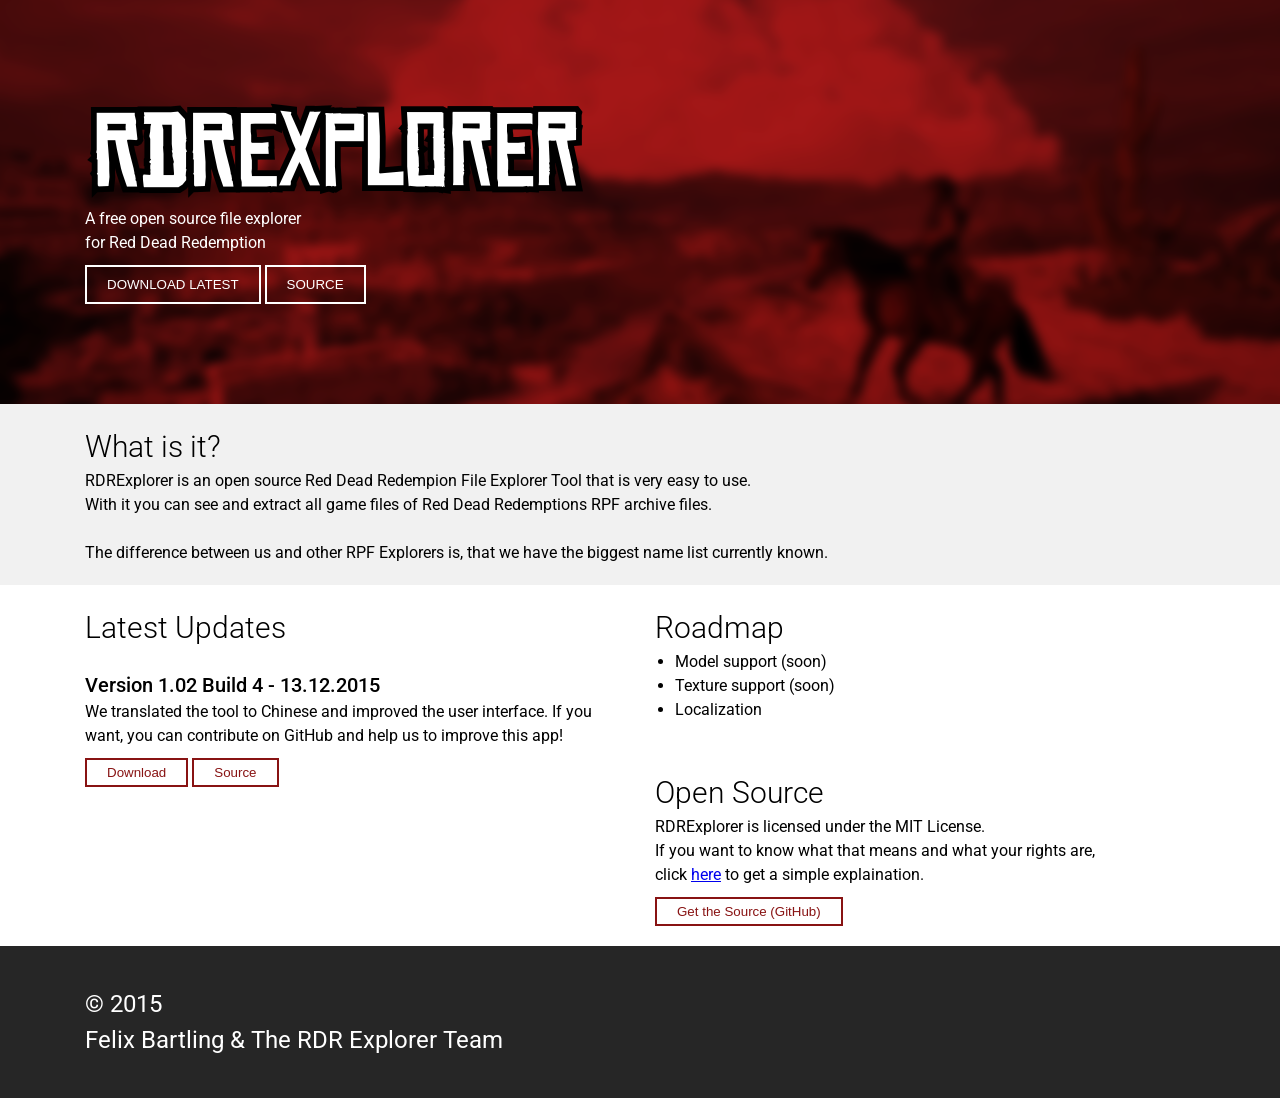
<file: index.htm>
<!DOCTYPE html>
    <html>
        <head>
            <title>RDRExplorer ~ Red Dead Redemption File Explorer Tool</title>
            
            <link rel="stylesheet" href="assets/css/reset.css" />
            <link rel="stylesheet" href="assets/css/grid.css" />
            <link rel="stylesheet" href="assets/css/style.css" />
        </head>
        <body>
            <header>
                <div class="container">
                    <div class="col-md-12">
                        <img src="assets/img/logo_fullwhite_2x.png" alt="RDRExplorer" />
                        <p>A free open source file explorer<br />for Red Dead Redemption</p>
                        <a href="https://github.com/reditec/RDR-Explorer/releases" target="_blank"><button>DOWNLOAD LATEST</button></a>
                        <a href="https://github.com/reditec/RDR-Explorer" target="_blank"><button>SOURCE</button></a>
                    </div>
                </div>
            </header>
            
            <section data-section="help">
                <div class="container">
                    <div class="col-md-12">
                        <h1 class="header">What is it?</h1>
                        <p>
                            RDRExplorer is an open source Red Dead Redempion File Explorer Tool that is very easy to use.<br />
                            With it you can see and extract all game files of Red Dead Redemptions RPF archive files.<br /><br />
                            The difference between us and other RPF Explorers is, that we have the biggest name list currently known.
                        </p>
                    </div>
                </div>
            </section>
            
            <section data-section="updates">
                <div class="container">
                    <div class="col-md-6">
                        <h1 class="header">Latest Updates</h1>
                        
                        <div class="update">
                            <h2>Version 1.02 Build 4 - 13.12.2015</h2>
                            <p>
                                We translated the tool to Chinese and improved the user interface. If you want, you can contribute on GitHub and help us to improve this app!
                            </p>
                            <div class="actions">
                                <a href="https://github.com/reditec/RDR-Explorer/releases/tag/v1.02" target="_blank"><button>Download</button></a>
                                <a href="https://github.com/reditec/RDR-Explorer" target="_blank"><button>Source</button></a>
                            </div>
                        </div>
                    </div>
                    <div class="col-md-6">
                        <h1 class="header">Roadmap</h1>
                        <p>
                            <ul>
                                <li>Model support (soon)</li>
                                <li>Texture support (soon)</li>
                                <li>Localization</li>
                            </ul>
                        </p>
                        <br /><br />
                        <h1 class="header">Open Source</h1>
                        <p>
                            RDRExplorer is licensed under the MIT License.<br />
                            If you want to know what that means and what your rights are,<br /> click <a href="https://tldrlegal.com/license/mit-license" target="_blank">here</a> to get a simple explaination.
                        </p>
                        <div class="actions">
                            <a href="https://github.com/reditec/RDR-Explorer" target="_blank"><button>Get the Source (GitHub)</button></a>
                        </div>
                    </div>
                </div>
            </section>
        
            <footer>
                <div class="container">
                    <div class="col-md-12">
                        &copy; 2015<br />
                        Felix Bartling & The RDR Explorer Team
                    </div>
                </div>
            </footer>
        </body>
    </html>
</file>
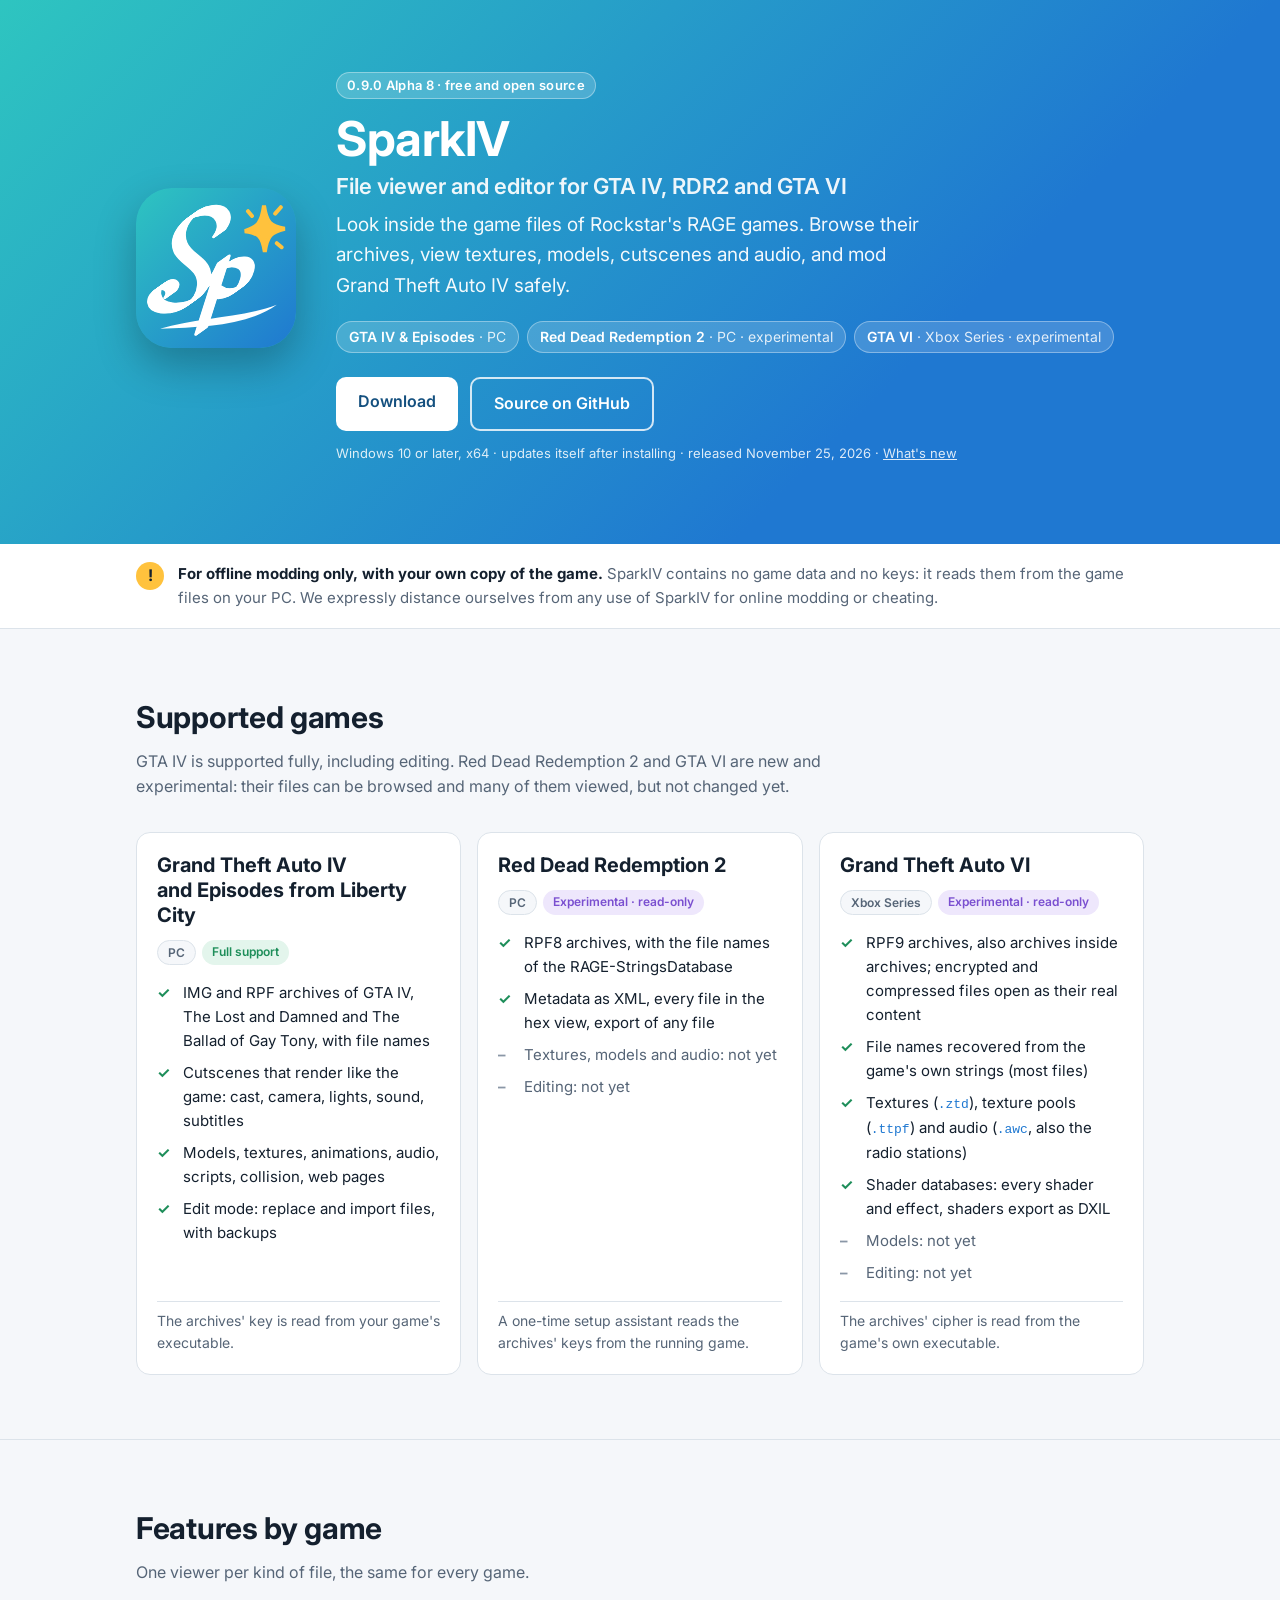
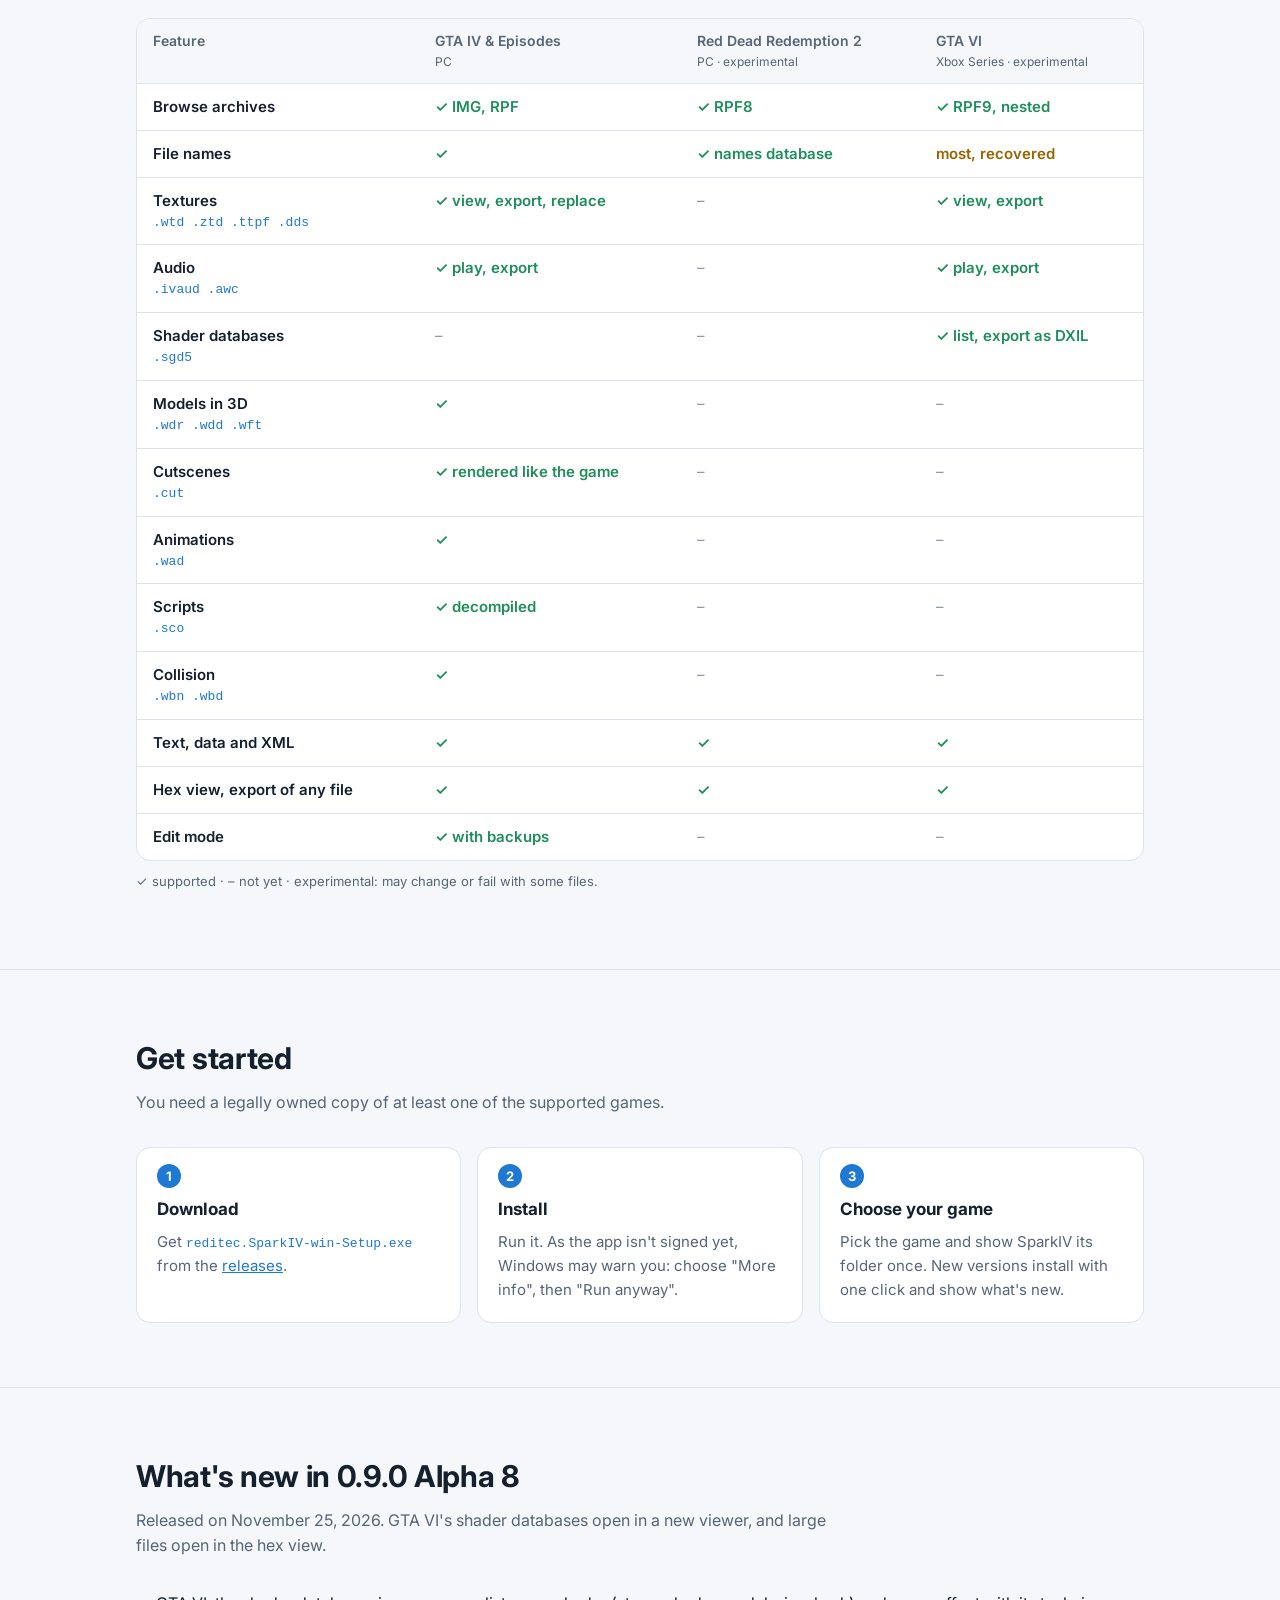
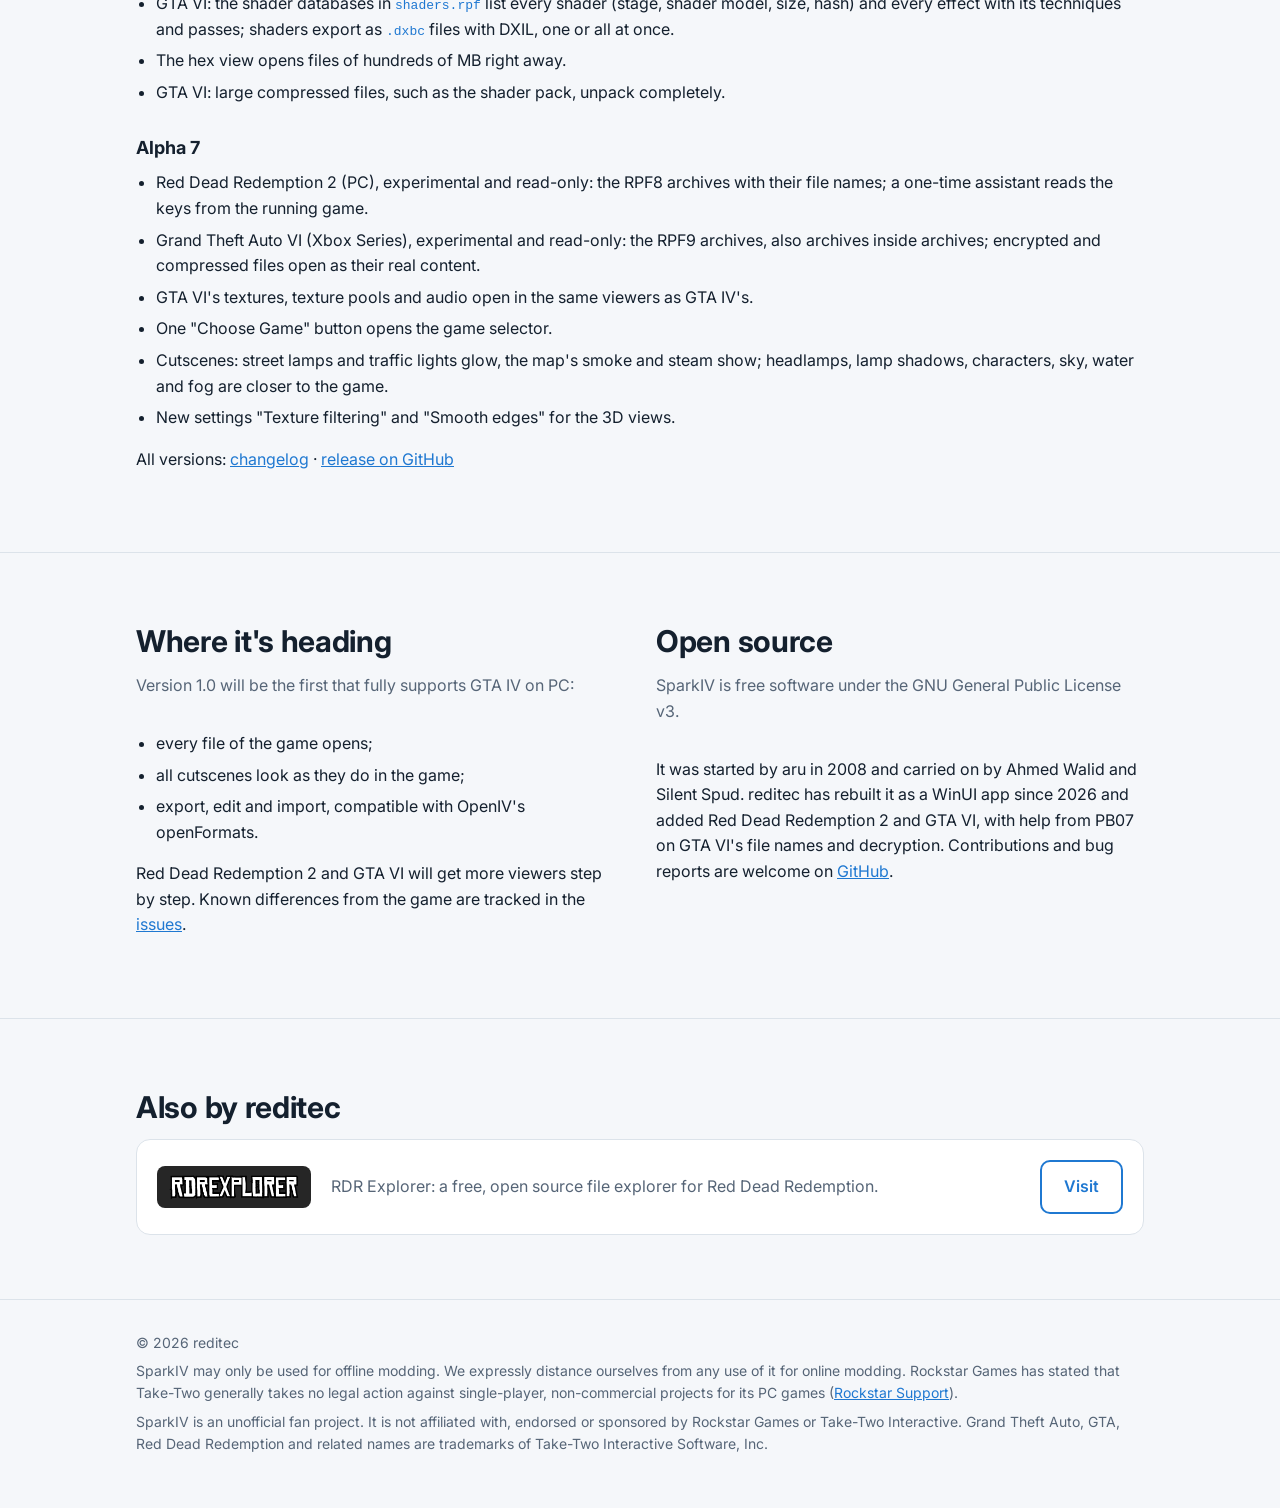
<file: index.html>
<!DOCTYPE html>
<html lang="en">
<head>
  <meta charset="utf-8" />
  <meta name="viewport" content="width=device-width, initial-scale=1" />
  <title>SparkIV: GTA IV, RDR2 &amp; GTA VI File Viewer and Editor</title>
  <meta name="description" content="Free, open source file viewer and editor for GTA IV and Episodes from Liberty City: RPF archives, textures, models, cutscenes, audio. RDR2 and GTA VI experimental." />
  <meta name="robots" content="index, follow, max-image-preview:large" />
  <meta name="author" content="reditec" />
  <meta name="theme-color" content="#1F78D1" />
  <link rel="canonical" href="https://reditec.github.io/" />
  <link rel="sitemap" type="application/xml" href="https://reditec.github.io/sitemap.xml" />
  <meta property="og:type" content="website" />
  <meta property="og:locale" content="en_US" />
  <meta property="og:site_name" content="SparkIV" />
  <meta property="og:url" content="https://reditec.github.io/" />
  <meta property="og:title" content="SparkIV: GTA IV, RDR2 &amp; GTA VI File Viewer and Editor" />
  <meta property="og:description" content="Free, open source file browser, viewer and editor for GTA IV and Episodes from Liberty City (PC), with experimental, read-only support for Red Dead Redemption 2 (PC) and GTA VI (Xbox Series). For offline modding only." />
  <meta property="og:image" content="https://reditec.github.io/assets/img/sparkiv-icon-256.png" />
  <meta property="og:image:width" content="256" />
  <meta property="og:image:height" content="256" />
  <meta property="og:image:alt" content="SparkIV logo" />
  <meta name="twitter:card" content="summary" />
  <meta name="twitter:title" content="SparkIV: GTA IV, RDR2 &amp; GTA VI File Viewer and Editor" />
  <meta name="twitter:description" content="Free, open source file browser, viewer and editor for GTA IV and Episodes (PC), with experimental support for Red Dead Redemption 2 (PC) and GTA VI (Xbox Series). For offline modding only." />
  <meta name="twitter:image" content="https://reditec.github.io/assets/img/sparkiv-icon-256.png" />
  <link rel="icon" href="assets/img/sparkiv-icon.svg" type="image/svg+xml" />
  <link rel="apple-touch-icon" href="assets/img/sparkiv-icon-256.png" />
  <link rel="preconnect" href="https://fonts.googleapis.com" />
  <link rel="preconnect" href="https://fonts.gstatic.com" crossorigin />
  <link href="https://fonts.googleapis.com/css2?family=Inter:wght@400;500;600;700&display=swap" rel="stylesheet" />
  <script type="application/ld+json">
  {
    "@context": "https://schema.org",
    "@type": "SoftwareApplication",
    "name": "SparkIV",
    "alternateName": "SparkIV file viewer",
    "description": "Free, open source file browser, viewer and editor for Grand Theft Auto IV and Episodes from Liberty City (PC), with experimental, read-only support for Red Dead Redemption 2 (PC) and Grand Theft Auto VI (Xbox Series). For offline modding only.",
    "url": "https://reditec.github.io/",
    "image": "https://reditec.github.io/assets/img/sparkiv-icon-256.png",
    "applicationCategory": "UtilitiesApplication",
    "applicationSubCategory": "Game modding tool",
    "operatingSystem": "Windows 10, Windows 11 (x64)",
    "softwareVersion": "0.9.0-alpha.8",
    "datePublished": "2026-11-25",
    "downloadUrl": "https://github.com/reditec/SparkIV/releases/tag/v0.9.0-alpha.8",
    "releaseNotes": "https://github.com/reditec/SparkIV/blob/master/CHANGELOG.md",
    "license": "https://www.gnu.org/licenses/gpl-3.0.html",
    "isAccessibleForFree": true,
    "offers": { "@type": "Offer", "price": "0", "priceCurrency": "USD" },
    "author": { "@type": "Person", "name": "reditec", "url": "https://github.com/reditec" },
    "codeRepository": "https://github.com/reditec/SparkIV",
    "featureList": [
      "GTA IV and Episodes from Liberty City: IMG and RPF archives, textures, models, cutscenes, animations, audio, scripts, collision, edit mode",
      "Red Dead Redemption 2 (PC): RPF8 archives with file names (experimental, read-only)",
      "Grand Theft Auto VI (Xbox Series): RPF9 archives, textures, texture pools, audio and shader databases (experimental, read-only)"
    ],
    "keywords": "GTA IV, GTA 4, Episodes from Liberty City, Red Dead Redemption 2, RDR2, GTA VI, GTA 6, RPF, IMG, WTD, file viewer, modding tool, RAGE"
  }
  </script>
  <style>
    :root {
      --bg: #F5F7FA;
      --surface: #FFFFFF;
      --text: #14202E;
      --muted: #566577;
      --line: #DCE3EA;
      --accent: #1F78D1;
      --accent-2: #2EC5C0;
      --spark: #FFC23D;
      --hero-text: #FFFFFF;
      --ok: #1E8E5A;
      --ok-bg: #E3F5EC;
      --part: #9A6400;
      --part-bg: #FFF2D6;
      --no: #8A97A6;
      --exp: #7A4FD0;
      --exp-bg: #EEE7FC;
    }
    @media (prefers-color-scheme: dark) {
      :root {
        --bg: #0E141C;
        --surface: #16202B;
        --text: #E8EEF4;
        --muted: #9AA9B8;
        --line: #26333F;
        --accent: #5AA8F0;
        --ok: #5FD39A;
        --ok-bg: #143326;
        --part: #F2C063;
        --part-bg: #3A2D12;
        --no: #66768A;
        --exp: #B79BF5;
        --exp-bg: #2A2142;
      }
    }
    * { box-sizing: border-box; }
    html { -webkit-text-size-adjust: 100%; }
    body {
      margin: 0;
      background: var(--bg);
      color: var(--text);
      font: 16px/1.6 "Inter", "Segoe UI", system-ui, sans-serif;
    }
    a { color: var(--accent); }
    .wrap { max-width: 1040px; margin: 0 auto; padding: 0 16px; }

    /* hero */
    .hero {
      background: linear-gradient(135deg, var(--accent-2), #1F78D1 70%);
      color: var(--hero-text);
      padding: 72px 0 80px;
    }
    .hero .wrap { display: flex; align-items: center; gap: 40px; flex-wrap: wrap; }
    .hero img { width: 160px; height: 160px; border-radius: 36px; box-shadow: 0 18px 40px rgba(0, 0, 0, .25); }
    .hero .text { flex: 1 1 420px; }
    .hero h1 { font-size: 48px; line-height: 1.1; margin: 0 0 12px; font-weight: 700; letter-spacing: -.5px; }
    .hero h1 .h1-sub { display: block; font-size: 22px; font-weight: 600; letter-spacing: 0; margin-top: 8px; opacity: .92; }
    .hero p { font-size: 19px; margin: 0 0 20px; max-width: 600px; opacity: .95; }
    .games-line { display: flex; flex-wrap: wrap; gap: 8px; margin: 0 0 24px; padding: 0; list-style: none; }
    .games-line li {
      font-size: 14px; font-weight: 600; padding: 4px 12px; border-radius: 999px;
      background: rgba(255, 255, 255, .16); border: 1px solid rgba(255, 255, 255, .35);
    }
    .games-line li span { font-weight: 400; opacity: .85; }
    .badge {
      display: inline-block; font-size: 13px; font-weight: 600; letter-spacing: .3px;
      background: rgba(255, 255, 255, .18); border: 1px solid rgba(255, 255, 255, .35);
      padding: 2px 10px; border-radius: 999px; margin-bottom: 14px;
    }
    .buttons { display: flex; gap: 12px; flex-wrap: wrap; }
    .btn {
      display: inline-block; padding: 12px 22px; border-radius: 10px; font-weight: 600;
      text-decoration: none; transition: transform .15s ease, background .15s ease;
    }
    .btn:hover { transform: translateY(-1px); }
    .btn-primary { background: #FFFFFF; color: #14507F; }
    .btn-ghost { border: 2px solid rgba(255, 255, 255, .8); color: #FFFFFF; }
    .btn-ghost:hover { background: rgba(255, 255, 255, .12); }
    .hint { font-size: 13px; opacity: .85; margin-top: 12px; }
    .hint a { color: inherit; }

    /* notice */
    .notice { background: var(--surface); border-bottom: 1px solid var(--line); }
    .notice .wrap { display: flex; gap: 14px; align-items: flex-start; padding-top: 18px; padding-bottom: 18px; }
    .notice .icon {
      flex: none; width: 28px; height: 28px; border-radius: 50%; background: var(--spark); color: #14202E;
      font-weight: 700; display: flex; align-items: center; justify-content: center;
    }
    .notice p { margin: 0; font-size: 15px; color: var(--muted); }
    .notice strong { color: var(--text); }

    /* sections */
    section { padding: 64px 0; }
    section + section { border-top: 1px solid var(--line); }
    h2 { font-size: 30px; margin: 0 0 8px; letter-spacing: -.3px; }
    .lead { color: var(--muted); margin: 0 0 32px; max-width: 700px; }
    .grid { display: grid; grid-template-columns: repeat(auto-fit, minmax(290px, 1fr)); gap: 16px; }
    .card {
      background: var(--surface); border: 1px solid var(--line); border-radius: 14px; padding: 20px;
    }
    .card h3 { margin: 0 0 6px; font-size: 17px; }
    .card p { margin: 0; color: var(--muted); font-size: 15px; }
    .ext { font-family: Consolas, "Cascadia Mono", monospace; font-size: 13px; color: var(--accent); }

    /* games */
    .games { display: grid; grid-template-columns: repeat(auto-fit, minmax(300px, 1fr)); gap: 16px; }
    .game { display: flex; flex-direction: column; gap: 12px; }
    .game h3 { font-size: 20px; margin: 0; line-height: 1.25; }
    .game .meta { display: flex; flex-wrap: wrap; gap: 6px; }
    .pill { font-size: 12px; font-weight: 600; padding: 2px 10px; border-radius: 999px; white-space: nowrap; }
    .pill-platform { background: var(--bg); border: 1px solid var(--line); color: var(--muted); }
    .pill-full { background: var(--ok-bg); color: var(--ok); }
    .pill-exp { background: var(--exp-bg); color: var(--exp); }
    .game ul { list-style: none; margin: 0; padding: 0; font-size: 15px; }
    .game li { padding: 4px 0 4px 26px; position: relative; color: var(--text); }
    .game li::before { position: absolute; left: 0; top: 4px; font-weight: 700; }
    .game li.yes::before { content: "\2713"; color: var(--ok); }
    .game li.no { color: var(--muted); }
    .game li.no::before { content: "\2013"; color: var(--no); }
    .game .note { font-size: 14px; color: var(--muted); margin-top: auto; padding-top: 8px; border-top: 1px solid var(--line); }

    /* feature table */
    .table-wrap { overflow-x: auto; border: 1px solid var(--line); border-radius: 14px; background: var(--surface); }
    table { border-collapse: collapse; width: 100%; min-width: 620px; font-size: 15px; }
    th, td { padding: 11px 16px; text-align: left; border-bottom: 1px solid var(--line); vertical-align: top; }
    tr:last-child td { border-bottom: none; }
    thead th { font-size: 14px; color: var(--muted); font-weight: 600; background: var(--bg); }
    thead th small { display: block; font-weight: 400; font-size: 12px; }
    td.f { font-weight: 600; }
    td.f .ext { font-weight: 400; display: block; }
    .y { color: var(--ok); font-weight: 600; }
    .p { color: var(--part); font-weight: 600; }
    .n { color: var(--no); }
    .legend { font-size: 13px; color: var(--muted); margin-top: 10px; }

    .steps { display: grid; grid-template-columns: repeat(auto-fit, minmax(240px, 1fr)); gap: 16px; counter-reset: step; }
    .steps .card { position: relative; padding-top: 48px; }
    .steps .card::before {
      counter-increment: step; content: counter(step);
      position: absolute; top: 16px; left: 20px; width: 24px; height: 24px; border-radius: 50%;
      background: var(--accent); color: #FFFFFF; font-size: 13px; font-weight: 700;
      display: flex; align-items: center; justify-content: center;
    }

    .split { display: grid; grid-template-columns: repeat(auto-fit, minmax(300px, 1fr)); gap: 32px; }
    ul.plain { padding-left: 20px; margin: 0; }
    ul.plain li { margin-bottom: 6px; }
    .other {
      display: flex; gap: 20px; align-items: center; flex-wrap: wrap;
      background: var(--surface); border: 1px solid var(--line); border-radius: 14px; padding: 20px;
    }
    .other img { height: 26px; background: #262626; padding: 8px 12px; border-radius: 8px; box-sizing: content-box; }
    .other p { margin: 0; color: var(--muted); flex: 1 1 260px; }

    footer { padding: 32px 0 48px; color: var(--muted); font-size: 14px; border-top: 1px solid var(--line); }
    footer p { margin: 0 0 6px; }

    @media (max-width: 600px) {
      .hero { padding: 48px 0 56px; }
      .hero h1 { font-size: 36px; }
      .hero h1 .h1-sub { font-size: 18px; }
      .hero p { font-size: 17px; }
      .hero img { width: 112px; height: 112px; border-radius: 26px; }
      section { padding: 48px 0; }
      h2 { font-size: 26px; }
    }
  </style>
</head>
<body>
  <header class="hero">
    <div class="wrap">
      <img src="assets/img/sparkiv-icon.svg" alt="SparkIV logo" />
      <div class="text">
        <span class="badge">0.9.0 Alpha 8 · free and open source</span>
        <h1>SparkIV<span class="h1-sub">File viewer and editor for GTA IV, RDR2 and GTA VI</span></h1>
        <p>Look inside the game files of Rockstar's RAGE games. Browse their archives, view textures, models, cutscenes and audio, and mod Grand Theft Auto IV safely.</p>
        <ul class="games-line" aria-label="Supported games">
          <li>GTA IV &amp; Episodes <span>· PC</span></li>
          <li>Red Dead Redemption 2 <span>· PC · experimental</span></li>
          <li>GTA VI <span>· Xbox Series · experimental</span></li>
        </ul>
        <div class="buttons">
          <a class="btn btn-primary" href="https://github.com/reditec/SparkIV/releases/tag/v0.9.0-alpha.8" target="_blank" rel="noopener">Download</a>
          <a class="btn btn-ghost" href="https://github.com/reditec/SparkIV" target="_blank" rel="noopener">Source on GitHub</a>
        </div>
        <div class="hint">Windows 10 or later, x64 · updates itself after installing · released November 25, 2026 · <a href="#whats-new">What's new</a></div>
      </div>
    </div>
  </header>

  <div class="notice" role="note">
    <div class="wrap">
      <div class="icon" aria-hidden="true">!</div>
      <p><strong>For offline modding only, with your own copy of the game.</strong> SparkIV contains no game data and no keys: it reads them from the game files on your PC. We expressly distance ourselves from any use of SparkIV for online modding or cheating.</p>
    </div>
  </div>

  <main>
    <section id="games">
      <div class="wrap">
        <h2>Supported games</h2>
        <p class="lead">GTA IV is supported fully, including editing. Red Dead Redemption 2 and GTA VI are new and experimental: their files can be browsed and many of them viewed, but not changed yet.</p>
        <div class="games">
          <div class="card game">
            <h3>Grand Theft Auto IV<br />and Episodes from Liberty City</h3>
            <div class="meta"><span class="pill pill-platform">PC</span><span class="pill pill-full">Full support</span></div>
            <ul>
              <li class="yes">IMG and RPF archives of GTA IV, The Lost and Damned and The Ballad of Gay Tony, with file names</li>
              <li class="yes">Cutscenes that render like the game: cast, camera, lights, sound, subtitles</li>
              <li class="yes">Models, textures, animations, audio, scripts, collision, web pages</li>
              <li class="yes">Edit mode: replace and import files, with backups</li>
            </ul>
            <p class="note">The archives' key is read from your game's executable.</p>
          </div>
          <div class="card game">
            <h3>Red Dead Redemption 2</h3>
            <div class="meta"><span class="pill pill-platform">PC</span><span class="pill pill-exp">Experimental · read-only</span></div>
            <ul>
              <li class="yes">RPF8 archives, with the file names of the RAGE-StringsDatabase</li>
              <li class="yes">Metadata as XML, every file in the hex view, export of any file</li>
              <li class="no">Textures, models and audio: not yet</li>
              <li class="no">Editing: not yet</li>
            </ul>
            <p class="note">A one-time setup assistant reads the archives' keys from the running game.</p>
          </div>
          <div class="card game">
            <h3>Grand Theft Auto VI</h3>
            <div class="meta"><span class="pill pill-platform">Xbox Series</span><span class="pill pill-exp">Experimental · read-only</span></div>
            <ul>
              <li class="yes">RPF9 archives, also archives inside archives; encrypted and compressed files open as their real content</li>
              <li class="yes">File names recovered from the game's own strings (most files)</li>
              <li class="yes">Textures (<span class="ext">.ztd</span>), texture pools (<span class="ext">.ttpf</span>) and audio (<span class="ext">.awc</span>, also the radio stations)</li>
              <li class="yes">Shader databases: every shader and effect, shaders export as DXIL</li>
              <li class="no">Models: not yet</li>
              <li class="no">Editing: not yet</li>
            </ul>
            <p class="note">The archives' cipher is read from the game's own executable.</p>
          </div>
        </div>
      </div>
    </section>

    <section id="features">
      <div class="wrap">
        <h2>Features by game</h2>
        <p class="lead">One viewer per kind of file, the same for every game.</p>
        <div class="table-wrap">
          <table>
            <thead>
              <tr>
                <th scope="col">Feature</th>
                <th scope="col">GTA IV &amp; Episodes<small>PC</small></th>
                <th scope="col">Red Dead Redemption 2<small>PC · experimental</small></th>
                <th scope="col">GTA VI<small>Xbox Series · experimental</small></th>
              </tr>
            </thead>
            <tbody>
              <tr><td class="f">Browse archives</td><td class="y">&#10003; IMG, RPF</td><td class="y">&#10003; RPF8</td><td class="y">&#10003; RPF9, nested</td></tr>
              <tr><td class="f">File names</td><td class="y">&#10003;</td><td class="y">&#10003; names database</td><td class="p">most, recovered</td></tr>
              <tr><td class="f">Textures<span class="ext">.wtd .ztd .ttpf .dds</span></td><td class="y">&#10003; view, export, replace</td><td class="n">&ndash;</td><td class="y">&#10003; view, export</td></tr>
              <tr><td class="f">Audio<span class="ext">.ivaud .awc</span></td><td class="y">&#10003; play, export</td><td class="n">&ndash;</td><td class="y">&#10003; play, export</td></tr>
              <tr><td class="f">Shader databases<span class="ext">.sgd5</span></td><td class="n">&ndash;</td><td class="n">&ndash;</td><td class="y">&#10003; list, export as DXIL</td></tr>
              <tr><td class="f">Models in 3D<span class="ext">.wdr .wdd .wft</span></td><td class="y">&#10003;</td><td class="n">&ndash;</td><td class="n">&ndash;</td></tr>
              <tr><td class="f">Cutscenes<span class="ext">.cut</span></td><td class="y">&#10003; rendered like the game</td><td class="n">&ndash;</td><td class="n">&ndash;</td></tr>
              <tr><td class="f">Animations<span class="ext">.wad</span></td><td class="y">&#10003;</td><td class="n">&ndash;</td><td class="n">&ndash;</td></tr>
              <tr><td class="f">Scripts<span class="ext">.sco</span></td><td class="y">&#10003; decompiled</td><td class="n">&ndash;</td><td class="n">&ndash;</td></tr>
              <tr><td class="f">Collision<span class="ext">.wbn .wbd</span></td><td class="y">&#10003;</td><td class="n">&ndash;</td><td class="n">&ndash;</td></tr>
              <tr><td class="f">Text, data and XML</td><td class="y">&#10003;</td><td class="y">&#10003;</td><td class="y">&#10003;</td></tr>
              <tr><td class="f">Hex view, export of any file</td><td class="y">&#10003;</td><td class="y">&#10003;</td><td class="y">&#10003;</td></tr>
              <tr><td class="f">Edit mode</td><td class="y">&#10003; with backups</td><td class="n">&ndash;</td><td class="n">&ndash;</td></tr>
            </tbody>
          </table>
        </div>
        <p class="legend">&#10003; supported · &ndash; not yet · experimental: may change or fail with some files.</p>
      </div>
    </section>

    <section>
      <div class="wrap">
        <h2>Get started</h2>
        <p class="lead">You need a legally owned copy of at least one of the supported games.</p>
        <div class="steps">
          <div class="card"><h3>Download</h3><p>Get <span class="ext">reditec.SparkIV-win-Setup.exe</span> from the <a href="https://github.com/reditec/SparkIV/releases" target="_blank" rel="noopener">releases</a>.</p></div>
          <div class="card"><h3>Install</h3><p>Run it. As the app isn't signed yet, Windows may warn you: choose "More info", then "Run anyway".</p></div>
          <div class="card"><h3>Choose your game</h3><p>Pick the game and show SparkIV its folder once. New versions install with one click and show what's new.</p></div>
        </div>
      </div>
    </section>

    <section id="whats-new">
      <div class="wrap">
        <h2>What's new in 0.9.0 Alpha 8</h2>
        <p class="lead">Released on November 25, 2026. GTA VI's shader databases open in a new viewer, and large files open in the hex view.</p>
        <ul class="plain">
          <li>GTA VI: the shader databases in <span class="ext">shaders.rpf</span> list every shader (stage, shader model, size, hash) and every effect with its techniques and passes; shaders export as <span class="ext">.dxbc</span> files with DXIL, one or all at once.</li>
          <li>The hex view opens files of hundreds of MB right away.</li>
          <li>GTA VI: large compressed files, such as the shader pack, unpack completely.</li>
        </ul>
        <h3 style="margin: 28px 0 8px; font-size: 18px;">Alpha 7</h3>
        <ul class="plain">
          <li>Red Dead Redemption 2 (PC), experimental and read-only: the RPF8 archives with their file names; a one-time assistant reads the keys from the running game.</li>
          <li>Grand Theft Auto VI (Xbox Series), experimental and read-only: the RPF9 archives, also archives inside archives; encrypted and compressed files open as their real content.</li>
          <li>GTA VI's textures, texture pools and audio open in the same viewers as GTA IV's.</li>
          <li>One "Choose Game" button opens the game selector.</li>
          <li>Cutscenes: street lamps and traffic lights glow, the map's smoke and steam show; headlamps, lamp shadows, characters, sky, water and fog are closer to the game.</li>
          <li>New settings "Texture filtering" and "Smooth edges" for the 3D views.</li>
        </ul>
        <p>All versions: <a href="https://github.com/reditec/SparkIV/blob/master/CHANGELOG.md" target="_blank" rel="noopener">changelog</a> · <a href="https://github.com/reditec/SparkIV/releases/tag/v0.9.0-alpha.8" target="_blank" rel="noopener">release on GitHub</a></p>
      </div>
    </section>

    <section>
      <div class="wrap split">
        <div>
          <h2>Where it's heading</h2>
          <p class="lead">Version 1.0 will be the first that fully supports GTA IV on PC:</p>
          <ul class="plain">
            <li>every file of the game opens;</li>
            <li>all cutscenes look as they do in the game;</li>
            <li>export, edit and import, compatible with OpenIV's openFormats.</li>
          </ul>
          <p>Red Dead Redemption 2 and GTA VI will get more viewers step by step. Known differences from the game are tracked in the <a href="https://github.com/reditec/SparkIV/issues" target="_blank" rel="noopener">issues</a>.</p>
        </div>
        <div>
          <h2>Open source</h2>
          <p class="lead">SparkIV is free software under the GNU General Public License v3.</p>
          <p>It was started by aru in 2008 and carried on by Ahmed Walid and Silent Spud. reditec has rebuilt it as a WinUI app since 2026 and added Red Dead Redemption 2 and GTA VI, with help from PB07 on GTA VI's file names and decryption. Contributions and bug reports are welcome on <a href="https://github.com/reditec/SparkIV" target="_blank" rel="noopener">GitHub</a>.</p>
        </div>
      </div>
    </section>

    <section>
      <div class="wrap">
        <h2>Also by reditec</h2>
        <div class="other">
          <img src="assets/img/logo_fullwhite_2x.png" alt="RDR Explorer" />
          <p>RDR Explorer: a free, open source file explorer for Red Dead Redemption.</p>
          <a class="btn" style="border: 2px solid var(--accent); color: var(--accent);" href="rdr-explorer/">Visit</a>
        </div>
      </div>
    </section>
  </main>

  <footer>
    <div class="wrap">
      <p>&copy; 2026 reditec</p>
      <p>SparkIV may only be used for offline modding. We expressly distance ourselves from any use of it for online modding. Rockstar Games has stated that Take-Two generally takes no legal action against single-player, non-commercial projects for its PC games (<a href="https://support.rockstargames.com/articles/5NVOAYjcTomO8v6SX2k76k/pc-single-player-mods" target="_blank" rel="noopener">Rockstar Support</a>).</p>
      <p>SparkIV is an unofficial fan project. It is not affiliated with, endorsed or sponsored by Rockstar Games or Take-Two Interactive. Grand Theft Auto, GTA, Red Dead Redemption and related names are trademarks of Take-Two Interactive Software, Inc.</p>
    </div>
  </footer>
</body>
</html>
</file>
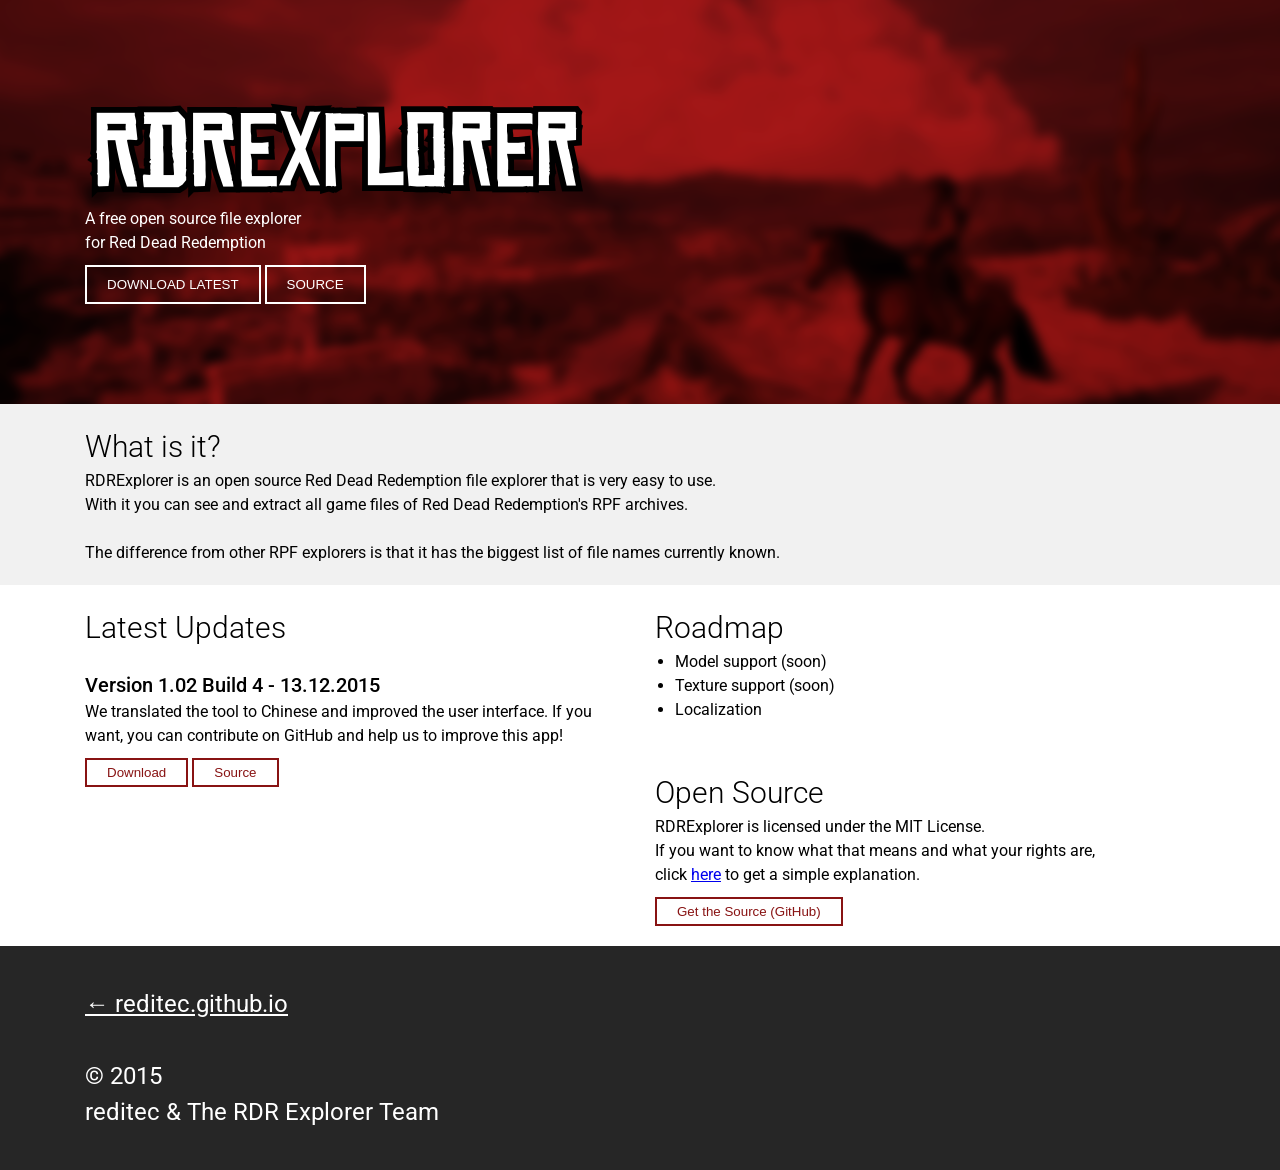
<file: rdr-explorer/index.html>
<!DOCTYPE html>
    <html lang="en">
        <head>
            <meta charset="utf-8" />
            <title>RDR Explorer: Red Dead Redemption RPF File Explorer</title>
            <meta name="description" content="RDR Explorer is a free, open source file explorer for Red Dead Redemption (2010): browse and extract the files of its RPF archives. By reditec, MIT License." />
            <link rel="canonical" href="https://reditec.github.io/rdr-explorer/" />
            <meta property="og:type" content="website" />
            <meta property="og:url" content="https://reditec.github.io/rdr-explorer/" />
            <meta property="og:title" content="RDR Explorer: Red Dead Redemption RPF File Explorer" />
            <meta property="og:description" content="A free, open source file explorer for Red Dead Redemption: browse and extract the files of its RPF archives." />
            <meta property="og:image" content="https://reditec.github.io/assets/img/logo_colored_2x.png" />

            <link rel="stylesheet" href="../assets/css/reset.css" />
            <link rel="stylesheet" href="../assets/css/grid.css" />
            <link rel="stylesheet" href="../assets/css/style.css" />
            <meta name="viewport" content="width=device-width, initial-scale=1" />
        </head>
        <body>
            <header>
                <div class="container">
                    <div class="col-md-12">
                        <img src="../assets/img/logo_fullwhite_2x.png" alt="RDR Explorer logo" />
                        <p>A free open source file explorer<br />for Red Dead Redemption</p>
                        <a href="https://github.com/reditec/RDR-Explorer/releases" target="_blank"><button>DOWNLOAD LATEST</button></a>
                        <a href="https://github.com/reditec/RDR-Explorer" target="_blank"><button>SOURCE</button></a>
                    </div>
                </div>
            </header>
            
            <section data-section="help">
                <div class="container">
                    <div class="col-md-12">
                        <h1 class="header">What is it?</h1>
                        <p>
                            RDRExplorer is an open source Red Dead Redemption file explorer that is very easy to use.<br />
                            With it you can see and extract all game files of Red Dead Redemption's RPF archives.<br /><br />
                            The difference from other RPF explorers is that it has the biggest list of file names currently known.
                        </p>
                    </div>
                </div>
            </section>
            
            <section data-section="updates">
                <div class="container">
                    <div class="col-md-6">
                        <h1 class="header">Latest Updates</h1>
                        
                        <div class="update">
                            <h2>Version 1.02 Build 4 - 13.12.2015</h2>
                            <p>
                                We translated the tool to Chinese and improved the user interface. If you want, you can contribute on GitHub and help us to improve this app!
                            </p>
                            <div class="actions">
                                <a href="https://github.com/reditec/RDR-Explorer/releases/tag/v1.02" target="_blank"><button>Download</button></a>
                                <a href="https://github.com/reditec/RDR-Explorer" target="_blank"><button>Source</button></a>
                            </div>
                        </div>
                    </div>
                    <div class="col-md-6">
                        <h1 class="header">Roadmap</h1>
                        <p>
                            <ul>
                                <li>Model support (soon)</li>
                                <li>Texture support (soon)</li>
                                <li>Localization</li>
                            </ul>
                        </p>
                        <br /><br />
                        <h1 class="header">Open Source</h1>
                        <p>
                            RDRExplorer is licensed under the MIT License.<br />
                            If you want to know what that means and what your rights are,<br /> click <a href="https://tldrlegal.com/license/mit-license" target="_blank">here</a> to get a simple explanation.
                        </p>
                        <div class="actions">
                            <a href="https://github.com/reditec/RDR-Explorer" target="_blank"><button>Get the Source (GitHub)</button></a>
                        </div>
                    </div>
                </div>
            </section>
        
            <footer>
                <div class="container">
                    <div class="col-md-12">
                        <a href="../" style="color:#fff">&larr; reditec.github.io</a><br /><br />
                        &copy; 2015<br />
                        reditec &amp; The RDR Explorer Team
                    </div>
                </div>
            </footer>
        </body>
    </html>
</file>
<file: assets/css/grid.css>
@-ms-viewport {
  width: device-width;
}
.visible-xs,
.visible-sm,
.visible-md,
.visible-lg {
  display: none !important;
}
.visible-xs-block,
.visible-xs-inline,
.visible-xs-inline-block,
.visible-sm-block,
.visible-sm-inline,
.visible-sm-inline-block,
.visible-md-block,
.visible-md-inline,
.visible-md-inline-block,
.visible-lg-block,
.visible-lg-inline,
.visible-lg-inline-block {
  display: none !important;
}
@media (max-width: 767px) {
  .visible-xs {
    display: block !important;
  }
  table.visible-xs {
    display: table;
  }
  tr.visible-xs {
    display: table-row !important;
  }
  th.visible-xs,
  td.visible-xs {
    display: table-cell !important;
  }
}
@media (max-width: 767px) {
  .visible-xs-block {
    display: block !important;
  }
}
@media (max-width: 767px) {
  .visible-xs-inline {
    display: inline !important;
  }
}
@media (max-width: 767px) {
  .visible-xs-inline-block {
    display: inline-block !important;
  }
}
@media (min-width: 768px) and (max-width: 991px) {
  .visible-sm {
    display: block !important;
  }
  table.visible-sm {
    display: table;
  }
  tr.visible-sm {
    display: table-row !important;
  }
  th.visible-sm,
  td.visible-sm {
    display: table-cell !important;
  }
}
@media (min-width: 768px) and (max-width: 991px) {
  .visible-sm-block {
    display: block !important;
  }
}
@media (min-width: 768px) and (max-width: 991px) {
  .visible-sm-inline {
    display: inline !important;
  }
}
@media (min-width: 768px) and (max-width: 991px) {
  .visible-sm-inline-block {
    display: inline-block !important;
  }
}
@media (min-width: 992px) and (max-width: 1199px) {
  .visible-md {
    display: block !important;
  }
  table.visible-md {
    display: table;
  }
  tr.visible-md {
    display: table-row !important;
  }
  th.visible-md,
  td.visible-md {
    display: table-cell !important;
  }
}
@media (min-width: 992px) and (max-width: 1199px) {
  .visible-md-block {
    display: block !important;
  }
}
@media (min-width: 992px) and (max-width: 1199px) {
  .visible-md-inline {
    display: inline !important;
  }
}
@media (min-width: 992px) and (max-width: 1199px) {
  .visible-md-inline-block {
    display: inline-block !important;
  }
}
@media (min-width: 1200px) {
  .visible-lg {
    display: block !important;
  }
  table.visible-lg {
    display: table;
  }
  tr.visible-lg {
    display: table-row !important;
  }
  th.visible-lg,
  td.visible-lg {
    display: table-cell !important;
  }
}
@media (min-width: 1200px) {
  .visible-lg-block {
    display: block !important;
  }
}
@media (min-width: 1200px) {
  .visible-lg-inline {
    display: inline !important;
  }
}
@media (min-width: 1200px) {
  .visible-lg-inline-block {
    display: inline-block !important;
  }
}
@media (max-width: 767px) {
  .hidden-xs {
    display: none !important;
  }
}
@media (min-width: 768px) and (max-width: 991px) {
  .hidden-sm {
    display: none !important;
  }
}
@media (min-width: 992px) and (max-width: 1199px) {
  .hidden-md {
    display: none !important;
  }
}
@media (min-width: 1200px) {
  .hidden-lg {
    display: none !important;
  }
}
.visible-print {
  display: none !important;
}
@media print {
  .visible-print {
    display: block !important;
  }
  table.visible-print {
    display: table;
  }
  tr.visible-print {
    display: table-row !important;
  }
  th.visible-print,
  td.visible-print {
    display: table-cell !important;
  }
}
.visible-print-block {
  display: none !important;
}
@media print {
  .visible-print-block {
    display: block !important;
  }
}
.visible-print-inline {
  display: none !important;
}
@media print {
  .visible-print-inline {
    display: inline !important;
  }
}
.visible-print-inline-block {
  display: none !important;
}
@media print {
  .visible-print-inline-block {
    display: inline-block !important;
  }
}
@media print {
  .hidden-print {
    display: none !important;
  }
}
.container {
  margin-right: auto;
  margin-left: auto;
  padding-left: 15px;
  padding-right: 15px;
}
@media (min-width: 768px) {
  .container {
    width: 750px;
  }
}
@media (min-width: 992px) {
  .container {
    width: 970px;
  }
}
@media (min-width: 1200px) {
  .container {
    width: 1170px;
  }
}
.container-fluid {
  margin-right: auto;
  margin-left: auto;
  padding-left: 15px;
  padding-right: 15px;
}
.row {
  margin-left: -15px;
  margin-right: -15px;
}
.col, .col-xs-1, .col-sm-1, .col-md-1, .col-lg-1, .col-xs-2, .col-sm-2, .col-md-2, .col-lg-2, .col-xs-3, .col-sm-3, .col-md-3, .col-lg-3, .col-xs-4, .col-sm-4, .col-md-4, .col-lg-4, .col-xs-5, .col-sm-5, .col-md-5, .col-lg-5, .col-xs-6, .col-sm-6, .col-md-6, .col-lg-6, .col-xs-7, .col-sm-7, .col-md-7, .col-lg-7, .col-xs-8, .col-sm-8, .col-md-8, .col-lg-8, .col-xs-9, .col-sm-9, .col-md-9, .col-lg-9, .col-xs-10, .col-sm-10, .col-md-10, .col-lg-10, .col-xs-11, .col-sm-11, .col-md-11, .col-lg-11, .col-xs-12, .col-sm-12, .col-md-12, .col-lg-12 {
  position: relative;
  min-height: 1px;
  padding-left: 15px;
  padding-right: 15px;
}
.col, .col-xs-1, .col-xs-2, .col-xs-3, .col-xs-4, .col-xs-5, .col-xs-6, .col-xs-7, .col-xs-8, .col-xs-9, .col-xs-10, .col-xs-11, .col-xs-12 {
  float: left;
}
.col-xs-12 {
  width: 100%;
}
.col-xs-11 {
  width: 91.66666667%;
}
.col-xs-10 {
  width: 83.33333333%;
}
.col-xs-9 {
  width: 75%;
}
.col-xs-8 {
  width: 66.66666667%;
}
.col-xs-7 {
  width: 58.33333333%;
}
.col-xs-6 {
  width: 50%;
}
.col-xs-5 {
  width: 41.66666667%;
}
.col-xs-4 {
  width: 33.33333333%;
}
.col-xs-3 {
  width: 25%;
}
.col-xs-2 {
  width: 16.66666667%;
}
.col-xs-1 {
  width: 8.33333333%;
}
.col-xs-pull-12 {
  right: 100%;
}
.col-xs-pull-11 {
  right: 91.66666667%;
}
.col-xs-pull-10 {
  right: 83.33333333%;
}
.col-xs-pull-9 {
  right: 75%;
}
.col-xs-pull-8 {
  right: 66.66666667%;
}
.col-xs-pull-7 {
  right: 58.33333333%;
}
.col-xs-pull-6 {
  right: 50%;
}
.col-xs-pull-5 {
  right: 41.66666667%;
}
.col-xs-pull-4 {
  right: 33.33333333%;
}
.col-xs-pull-3 {
  right: 25%;
}
.col-xs-pull-2 {
  right: 16.66666667%;
}
.col-xs-pull-1 {
  right: 8.33333333%;
}
.col-xs-pull-0 {
  right: auto;
}
.col-xs-push-12 {
  left: 100%;
}
.col-xs-push-11 {
  left: 91.66666667%;
}
.col-xs-push-10 {
  left: 83.33333333%;
}
.col-xs-push-9 {
  left: 75%;
}
.col-xs-push-8 {
  left: 66.66666667%;
}
.col-xs-push-7 {
  left: 58.33333333%;
}
.col-xs-push-6 {
  left: 50%;
}
.col-xs-push-5 {
  left: 41.66666667%;
}
.col-xs-push-4 {
  left: 33.33333333%;
}
.col-xs-push-3 {
  left: 25%;
}
.col-xs-push-2 {
  left: 16.66666667%;
}
.col-xs-push-1 {
  left: 8.33333333%;
}
.col-xs-push-0 {
  left: auto;
}
.col-xs-offset-12 {
  margin-left: 100%;
}
.col-xs-offset-11 {
  margin-left: 91.66666667%;
}
.col-xs-offset-10 {
  margin-left: 83.33333333%;
}
.col-xs-offset-9 {
  margin-left: 75%;
}
.col-xs-offset-8 {
  margin-left: 66.66666667%;
}
.col-xs-offset-7 {
  margin-left: 58.33333333%;
}
.col-xs-offset-6 {
  margin-left: 50%;
}
.col-xs-offset-5 {
  margin-left: 41.66666667%;
}
.col-xs-offset-4 {
  margin-left: 33.33333333%;
}
.col-xs-offset-3 {
  margin-left: 25%;
}
.col-xs-offset-2 {
  margin-left: 16.66666667%;
}
.col-xs-offset-1 {
  margin-left: 8.33333333%;
}
.col-xs-offset-0 {
  margin-left: 0%;
}
@media (min-width: 768px) {
  .col, .col-sm-1, .col-sm-2, .col-sm-3, .col-sm-4, .col-sm-5, .col-sm-6, .col-sm-7, .col-sm-8, .col-sm-9, .col-sm-10, .col-sm-11, .col-sm-12 {
    float: left;
  }
  .col-sm-12 {
    width: 100%;
  }
  .col-sm-11 {
    width: 91.66666667%;
  }
  .col-sm-10 {
    width: 83.33333333%;
  }
  .col-sm-9 {
    width: 75%;
  }
  .col-sm-8 {
    width: 66.66666667%;
  }
  .col-sm-7 {
    width: 58.33333333%;
  }
  .col-sm-6 {
    width: 50%;
  }
  .col-sm-5 {
    width: 41.66666667%;
  }
  .col-sm-4 {
    width: 33.33333333%;
  }
  .col-sm-3 {
    width: 25%;
  }
  .col-sm-2 {
    width: 16.66666667%;
  }
  .col-sm-1 {
    width: 8.33333333%;
  }
  .col-sm-pull-12 {
    right: 100%;
  }
  .col-sm-pull-11 {
    right: 91.66666667%;
  }
  .col-sm-pull-10 {
    right: 83.33333333%;
  }
  .col-sm-pull-9 {
    right: 75%;
  }
  .col-sm-pull-8 {
    right: 66.66666667%;
  }
  .col-sm-pull-7 {
    right: 58.33333333%;
  }
  .col-sm-pull-6 {
    right: 50%;
  }
  .col-sm-pull-5 {
    right: 41.66666667%;
  }
  .col-sm-pull-4 {
    right: 33.33333333%;
  }
  .col-sm-pull-3 {
    right: 25%;
  }
  .col-sm-pull-2 {
    right: 16.66666667%;
  }
  .col-sm-pull-1 {
    right: 8.33333333%;
  }
  .col-sm-pull-0 {
    right: auto;
  }
  .col-sm-push-12 {
    left: 100%;
  }
  .col-sm-push-11 {
    left: 91.66666667%;
  }
  .col-sm-push-10 {
    left: 83.33333333%;
  }
  .col-sm-push-9 {
    left: 75%;
  }
  .col-sm-push-8 {
    left: 66.66666667%;
  }
  .col-sm-push-7 {
    left: 58.33333333%;
  }
  .col-sm-push-6 {
    left: 50%;
  }
  .col-sm-push-5 {
    left: 41.66666667%;
  }
  .col-sm-push-4 {
    left: 33.33333333%;
  }
  .col-sm-push-3 {
    left: 25%;
  }
  .col-sm-push-2 {
    left: 16.66666667%;
  }
  .col-sm-push-1 {
    left: 8.33333333%;
  }
  .col-sm-push-0 {
    left: auto;
  }
  .col-sm-offset-12 {
    margin-left: 100%;
  }
  .col-sm-offset-11 {
    margin-left: 91.66666667%;
  }
  .col-sm-offset-10 {
    margin-left: 83.33333333%;
  }
  .col-sm-offset-9 {
    margin-left: 75%;
  }
  .col-sm-offset-8 {
    margin-left: 66.66666667%;
  }
  .col-sm-offset-7 {
    margin-left: 58.33333333%;
  }
  .col-sm-offset-6 {
    margin-left: 50%;
  }
  .col-sm-offset-5 {
    margin-left: 41.66666667%;
  }
  .col-sm-offset-4 {
    margin-left: 33.33333333%;
  }
  .col-sm-offset-3 {
    margin-left: 25%;
  }
  .col-sm-offset-2 {
    margin-left: 16.66666667%;
  }
  .col-sm-offset-1 {
    margin-left: 8.33333333%;
  }
  .col-sm-offset-0 {
    margin-left: 0%;
  }
}
@media (min-width: 992px) {
  .col, .col-md-1, .col-md-2, .col-md-3, .col-md-4, .col-md-5, .col-md-6, .col-md-7, .col-md-8, .col-md-9, .col-md-10, .col-md-11, .col-md-12 {
    float: left;
  }
  .col-md-12 {
    width: 100%;
  }
  .col-md-11 {
    width: 91.66666667%;
  }
  .col-md-10 {
    width: 83.33333333%;
  }
  .col-md-9 {
    width: 75%;
  }
  .col-md-8 {
    width: 66.66666667%;
  }
  .col-md-7 {
    width: 58.33333333%;
  }
  .col-md-6 {
    width: 50%;
  }
  .col-md-5 {
    width: 41.66666667%;
  }
  .col-md-4 {
    width: 33.33333333%;
  }
  .col-md-3 {
    width: 25%;
  }
  .col-md-2 {
    width: 16.66666667%;
  }
  .col-md-1 {
    width: 8.33333333%;
  }
  .col-md-pull-12 {
    right: 100%;
  }
  .col-md-pull-11 {
    right: 91.66666667%;
  }
  .col-md-pull-10 {
    right: 83.33333333%;
  }
  .col-md-pull-9 {
    right: 75%;
  }
  .col-md-pull-8 {
    right: 66.66666667%;
  }
  .col-md-pull-7 {
    right: 58.33333333%;
  }
  .col-md-pull-6 {
    right: 50%;
  }
  .col-md-pull-5 {
    right: 41.66666667%;
  }
  .col-md-pull-4 {
    right: 33.33333333%;
  }
  .col-md-pull-3 {
    right: 25%;
  }
  .col-md-pull-2 {
    right: 16.66666667%;
  }
  .col-md-pull-1 {
    right: 8.33333333%;
  }
  .col-md-pull-0 {
    right: auto;
  }
  .col-md-push-12 {
    left: 100%;
  }
  .col-md-push-11 {
    left: 91.66666667%;
  }
  .col-md-push-10 {
    left: 83.33333333%;
  }
  .col-md-push-9 {
    left: 75%;
  }
  .col-md-push-8 {
    left: 66.66666667%;
  }
  .col-md-push-7 {
    left: 58.33333333%;
  }
  .col-md-push-6 {
    left: 50%;
  }
  .col-md-push-5 {
    left: 41.66666667%;
  }
  .col-md-push-4 {
    left: 33.33333333%;
  }
  .col-md-push-3 {
    left: 25%;
  }
  .col-md-push-2 {
    left: 16.66666667%;
  }
  .col-md-push-1 {
    left: 8.33333333%;
  }
  .col-md-push-0 {
    left: auto;
  }
  .col-md-offset-12 {
    margin-left: 100%;
  }
  .col-md-offset-11 {
    margin-left: 91.66666667%;
  }
  .col-md-offset-10 {
    margin-left: 83.33333333%;
  }
  .col-md-offset-9 {
    margin-left: 75%;
  }
  .col-md-offset-8 {
    margin-left: 66.66666667%;
  }
  .col-md-offset-7 {
    margin-left: 58.33333333%;
  }
  .col-md-offset-6 {
    margin-left: 50%;
  }
  .col-md-offset-5 {
    margin-left: 41.66666667%;
  }
  .col-md-offset-4 {
    margin-left: 33.33333333%;
  }
  .col-md-offset-3 {
    margin-left: 25%;
  }
  .col-md-offset-2 {
    margin-left: 16.66666667%;
  }
  .col-md-offset-1 {
    margin-left: 8.33333333%;
  }
  .col-md-offset-0 {
    margin-left: 0%;
  }
}
@media (min-width: 1200px) {
  .col, .col-lg-1, .col-lg-2, .col-lg-3, .col-lg-4, .col-lg-5, .col-lg-6, .col-lg-7, .col-lg-8, .col-lg-9, .col-lg-10, .col-lg-11, .col-lg-12 {
    float: left;
  }
  .col-lg-12 {
    width: 100%;
  }
  .col-lg-11 {
    width: 91.66666667%;
  }
  .col-lg-10 {
    width: 83.33333333%;
  }
  .col-lg-9 {
    width: 75%;
  }
  .col-lg-8 {
    width: 66.66666667%;
  }
  .col-lg-7 {
    width: 58.33333333%;
  }
  .col-lg-6 {
    width: 50%;
  }
  .col-lg-5 {
    width: 41.66666667%;
  }
  .col-lg-4 {
    width: 33.33333333%;
  }
  .col-lg-3 {
    width: 25%;
  }
  .col-lg-2 {
    width: 16.66666667%;
  }
  .col-lg-1 {
    width: 8.33333333%;
  }
  .col-lg-pull-12 {
    right: 100%;
  }
  .col-lg-pull-11 {
    right: 91.66666667%;
  }
  .col-lg-pull-10 {
    right: 83.33333333%;
  }
  .col-lg-pull-9 {
    right: 75%;
  }
  .col-lg-pull-8 {
    right: 66.66666667%;
  }
  .col-lg-pull-7 {
    right: 58.33333333%;
  }
  .col-lg-pull-6 {
    right: 50%;
  }
  .col-lg-pull-5 {
    right: 41.66666667%;
  }
  .col-lg-pull-4 {
    right: 33.33333333%;
  }
  .col-lg-pull-3 {
    right: 25%;
  }
  .col-lg-pull-2 {
    right: 16.66666667%;
  }
  .col-lg-pull-1 {
    right: 8.33333333%;
  }
  .col-lg-pull-0 {
    right: auto;
  }
  .col-lg-push-12 {
    left: 100%;
  }
  .col-lg-push-11 {
    left: 91.66666667%;
  }
  .col-lg-push-10 {
    left: 83.33333333%;
  }
  .col-lg-push-9 {
    left: 75%;
  }
  .col-lg-push-8 {
    left: 66.66666667%;
  }
  .col-lg-push-7 {
    left: 58.33333333%;
  }
  .col-lg-push-6 {
    left: 50%;
  }
  .col-lg-push-5 {
    left: 41.66666667%;
  }
  .col-lg-push-4 {
    left: 33.33333333%;
  }
  .col-lg-push-3 {
    left: 25%;
  }
  .col-lg-push-2 {
    left: 16.66666667%;
  }
  .col-lg-push-1 {
    left: 8.33333333%;
  }
  .col-lg-push-0 {
    left: auto;
  }
  .col-lg-offset-12 {
    margin-left: 100%;
  }
  .col-lg-offset-11 {
    margin-left: 91.66666667%;
  }
  .col-lg-offset-10 {
    margin-left: 83.33333333%;
  }
  .col-lg-offset-9 {
    margin-left: 75%;
  }
  .col-lg-offset-8 {
    margin-left: 66.66666667%;
  }
  .col-lg-offset-7 {
    margin-left: 58.33333333%;
  }
  .col-lg-offset-6 {
    margin-left: 50%;
  }
  .col-lg-offset-5 {
    margin-left: 41.66666667%;
  }
  .col-lg-offset-4 {
    margin-left: 33.33333333%;
  }
  .col-lg-offset-3 {
    margin-left: 25%;
  }
  .col-lg-offset-2 {
    margin-left: 16.66666667%;
  }
  .col-lg-offset-1 {
    margin-left: 8.33333333%;
  }
  .col-lg-offset-0 {
    margin-left: 0%;
  }
}
.clearfix,
.clearfix:before,
.clearfix:after,
.container:before,
.container:after,
.container-fluid:before,
.container-fluid:after,
.row:before,
.row:after {
  content: " ";
  display: table;
}
.clearfix:after,
.container:after,
.container-fluid:after,
.row:after {
  clear: both;
}
.center-block {
  display: block;
  margin-left: auto;
  margin-right: auto;
}
.pull-right {
  float: right !important;
}
.pull-left {
  float: left !important;
}
*,
*:before,
*:after {
  -webkit-box-sizing: border-box;
  -moz-box-sizing: border-box;
  box-sizing: border-box;
}
</file>
<file: assets/css/style.css>
/* Generated by less 2.5.1 */
@import url(https://fonts.googleapis.com/css?family=Roboto:400,300,500);
html {
  box-sizing: border-box;
}
*,
*:before,
*:after {
  box-sizing: inherit;
}
body {
  background: #262626;
  font-family: 'Roboto', sans-serif;
  font-size: 16px;
  line-height: 1.5;
}
header {
  padding: 100px 0px;
  background: url('../img/header_bg.png') center center no-repeat;
  background-size: cover;
  color: #fff;
}
header h1 {
  font-size: 36px;
  font-weight: 300;
}
header p {
  margin-bottom: 10px;
}
header button {
  background: transparent;
  border: 2px solid #fff;
  color: #fff;
  padding: 10px 20px;
  transition: 0.2s ease all;
}
header button:hover {
  background: #fff;
  color: #000;
  cursor: pointer;
}
section[data-section="help"] {
  padding-top: 20px;
  padding-bottom: 20px;
  background: #f1f1f1;
}
section[data-section="help"] h1.header {
  font-size: 30px;
  font-weight: 300;
}
section[data-section="updates"] {
  padding-top: 20px;
  padding-bottom: 20px;
  background: #fff;
}
section[data-section="updates"] h1.header {
  font-size: 30px;
  font-weight: 300;
}
section[data-section="updates"] .update {
  padding-top: 20px;
  padding-bottom: 20px;
}
section[data-section="updates"] .update h2 {
  font-size: 20px;
  font-weight: 500;
}
section[data-section="updates"] ul {
  padding: 0px 20px;
}
section[data-section="updates"] .actions {
  margin-top: 10px;
}
section[data-section="updates"] .actions button {
  background: transparent;
  border: 2px solid #881313;
  color: #881313;
  padding: 5px 20px;
  transition: 0.2s ease all;
}
section[data-section="updates"] .actions button:hover {
  background: #881313;
  color: #fff;
  cursor: pointer;
}
footer {
  font-size: 24px;
  color: #fff;
  padding: 40px 0px;
}
</file>
